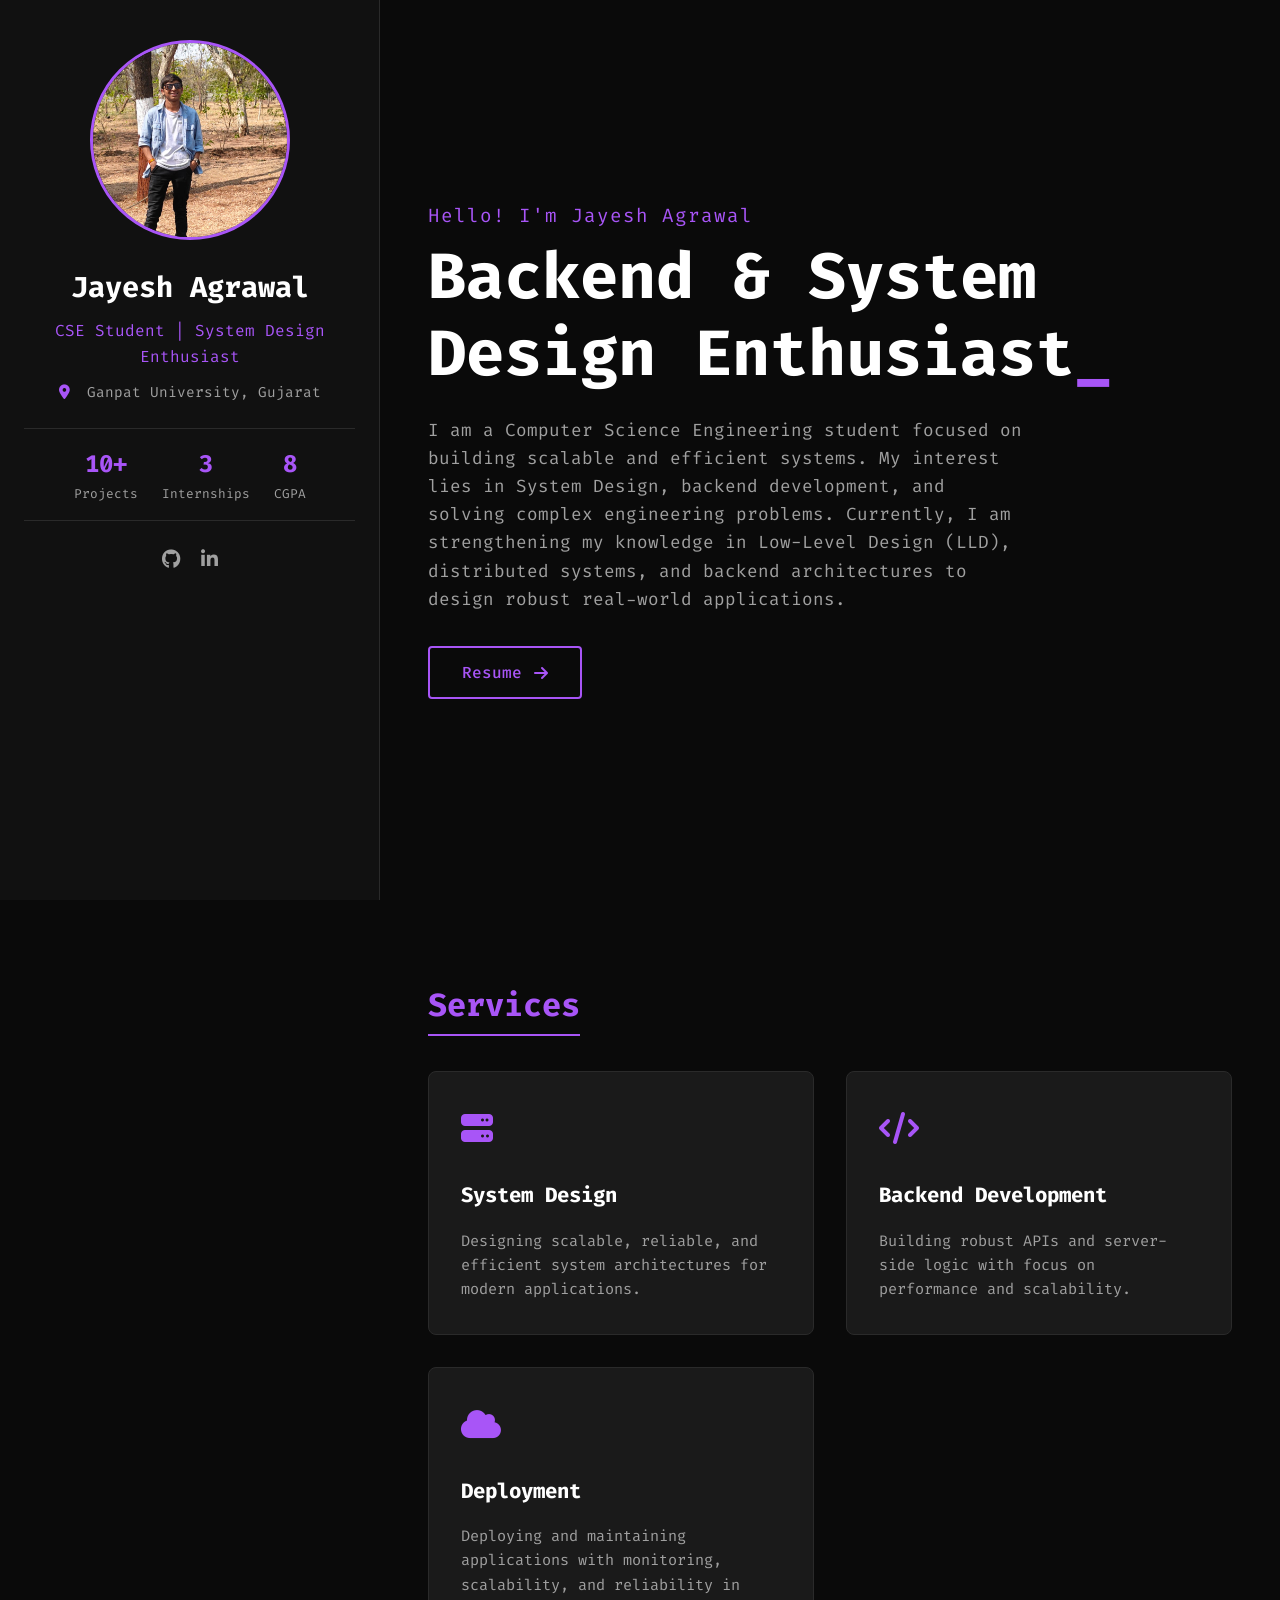
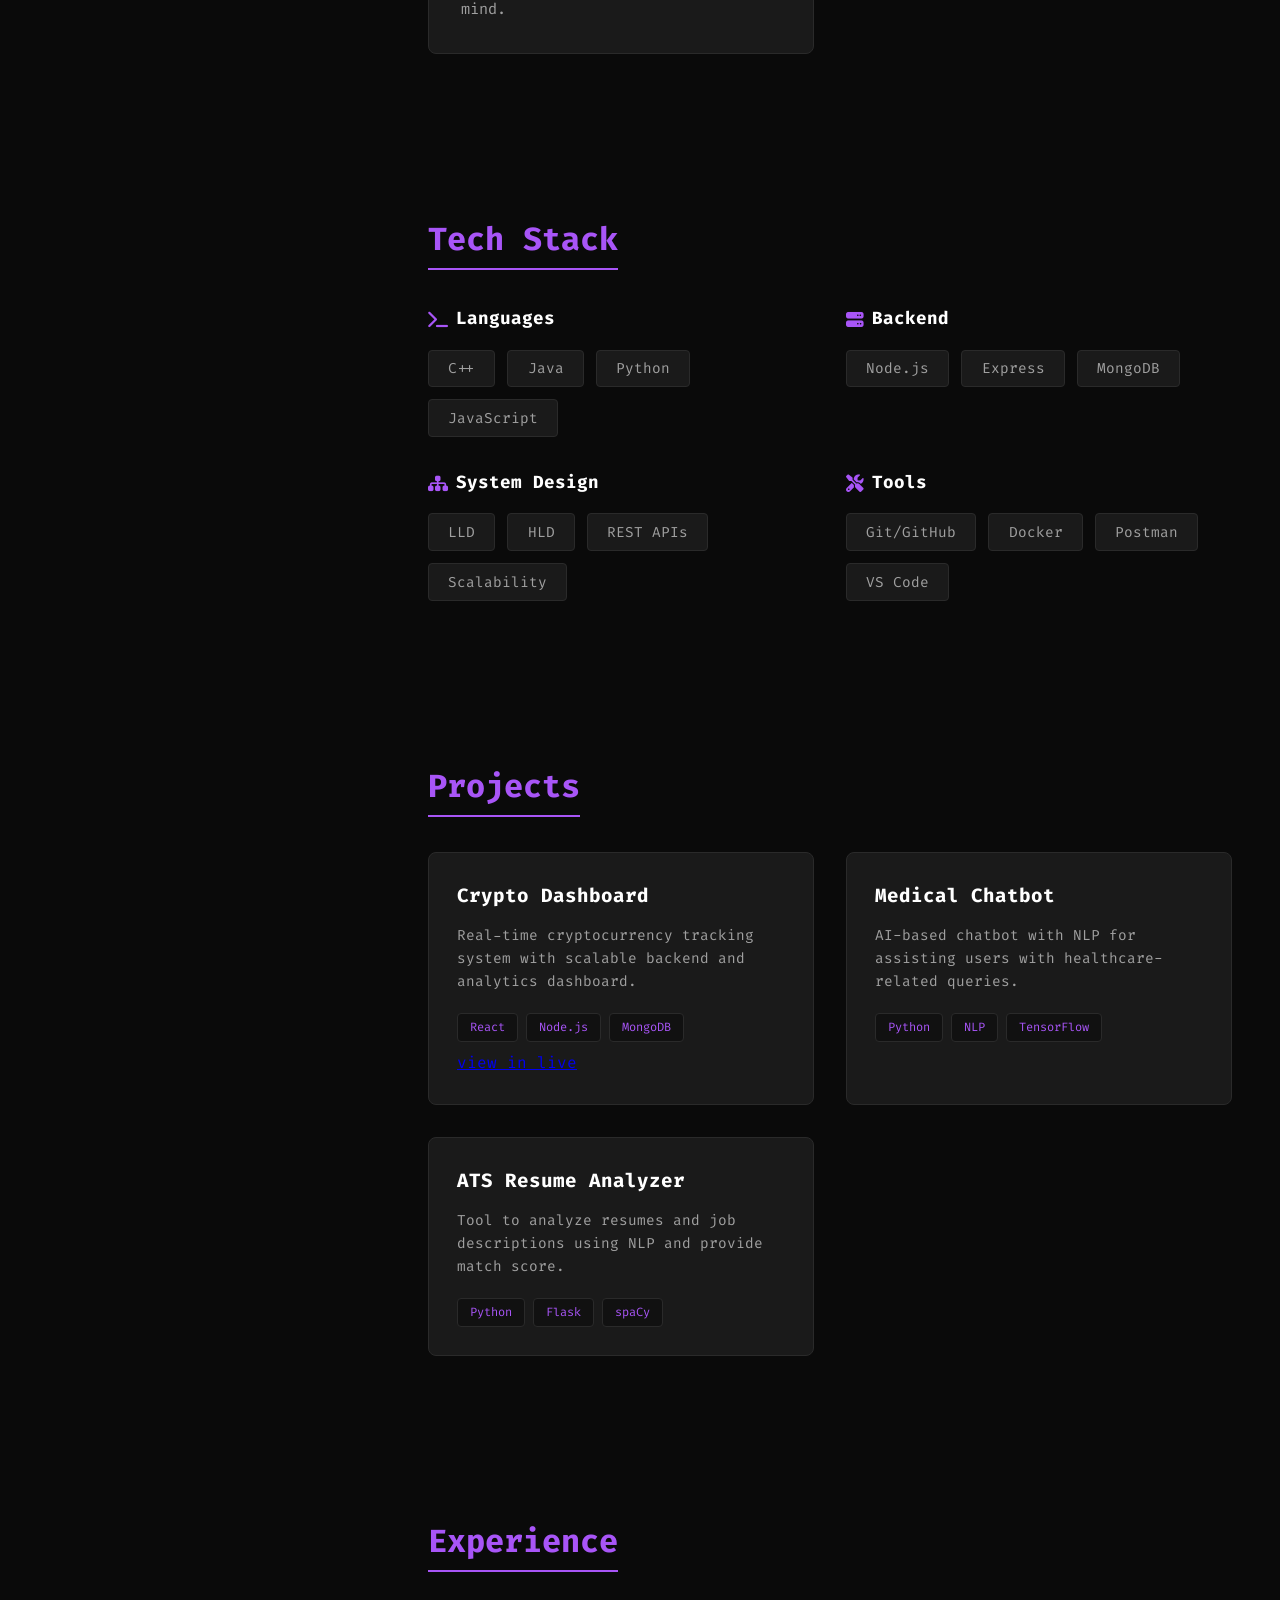
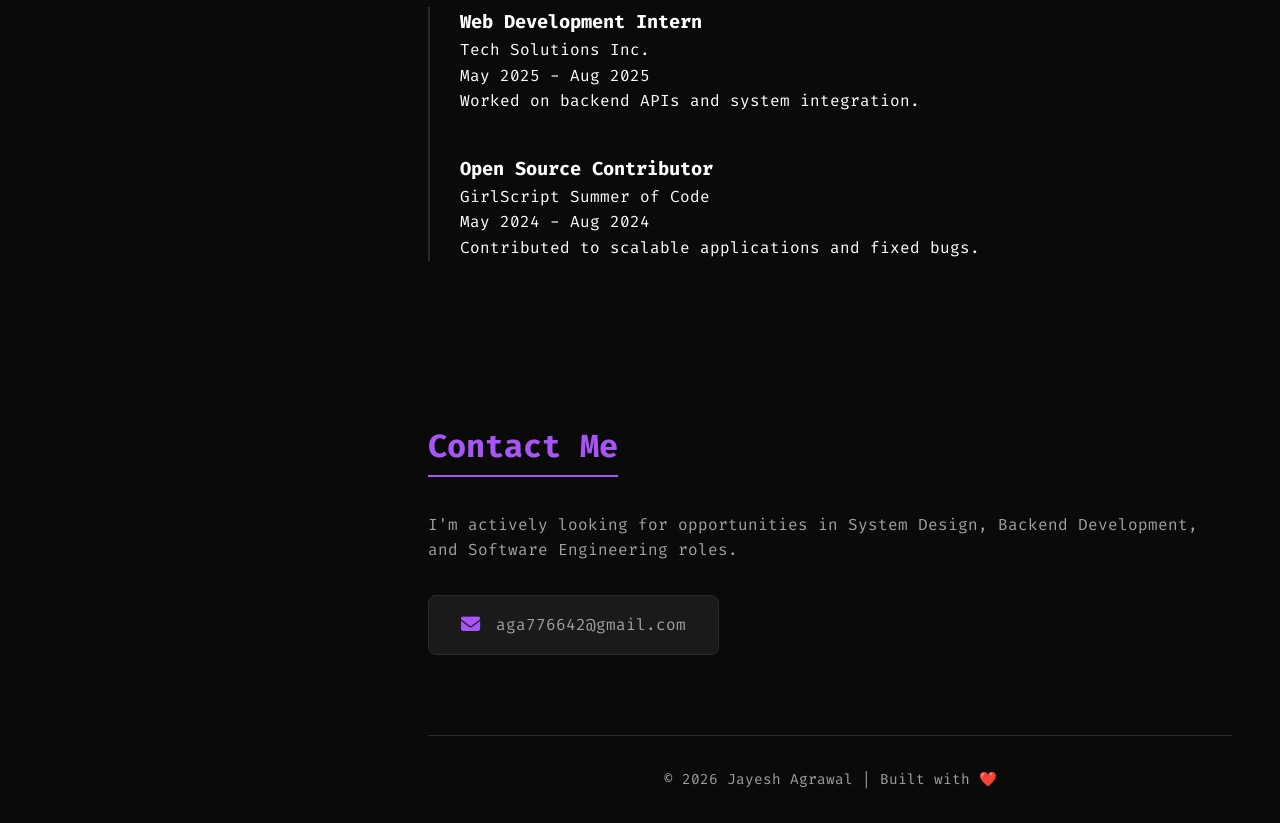
<file: index.html>
<!DOCTYPE html>
<html lang="en">
<head>
    <meta charset="UTF-8">
    <meta name="viewport" content="width=device-width, initial-scale=1.0">
    <title>Jayesh Agrawal | System Design Enthusiast</title>

    <link rel="stylesheet" href="style.css">

    <!-- Fonts -->
    <link href="https://fonts.googleapis.com/css2?family=Fira+Code:wght@400;500;600;700&display=swap" rel="stylesheet">

    <!-- Icons -->
    <link rel="stylesheet" href="https://cdnjs.cloudflare.com/ajax/libs/font-awesome/6.5.1/css/all.min.css">
</head>

<body>

<!-- Sidebar -->
<aside class="sidebar">
    <div class="profile-container">

        <div class="profile-image">
            <img src="images/pImage.jpeg" alt="profile">
        </div>

        <div class="profile-info">
            <h2 class="profile-name">Jayesh Agrawal</h2>    
            <p class="profile-title">CSE Student | System Design Enthusiast</p>
            <p class="profile-location">
                <i class="fas fa-map-marker-alt"></i> Ganpat University, Gujarat
            </p>

            <div class="profile-stats">
                <div class="stat-item">
                    <span class="stat-number">10+</span>
                    <span class="stat-label">Projects</span>
                </div>
                <div class="stat-item">
                    <span class="stat-number">3</span>
                    <span class="stat-label">Internships</span>
                </div>
                <div class="stat-item">
                    <span class="stat-number">8</span>
                    <span class="stat-label">CGPA</span>
                </div>
            </div>

            <div class="profile-social">
                <a href="https://github.com/dashboard" target="_blank">
                    <i class="fab fa-github"></i>
                </a>
                <a href="https://www.linkedin.com/in/jayesh-agrawal-59233b357" target="_blank">
                    <i class="fab fa-linkedin-in"></i>
                </a>
            </div>

        </div>
    </div>
</aside>

<!-- Main Content -->
<main class="main-content">
<div class="container">

<!-- Hero Section -->
<section class="hero">
    <p class="greeting">Hello! I'm Jayesh Agrawal</p>

    <h1 class="main-title">Backend & System Design Enthusiast</h1>

    <p class="description">
        I am a Computer Science Engineering student focused on building scalable and efficient systems. 
        My interest lies in System Design, backend development, and solving complex engineering problems.

        Currently, I am strengthening my knowledge in Low-Level Design (LLD), distributed systems, and 
        backend architectures to design robust real-world applications.
    </p>

    <a href="https://drive.google.com/file/d/1G7p1NlKL8Fr4uY3Y8cmWXA2NSmpe8AGd/view?usp=drivesdk" class="resume-btn">
        Resume <i class="fas fa-arrow-right"></i>
    </a>
</section>

<!-- Services -->
<section class="services">
    <h2 class="section-title">Services</h2>

    <div class="services-grid">

        <div class="service-card">
            <div class="service-icon">
                <i class="fas fa-server"></i>
            </div>
            <h3>System Design</h3>
            <p>Designing scalable, reliable, and efficient system architectures for modern applications.</p>
        </div>

        <div class="service-card">
            <div class="service-icon">
                <i class="fas fa-code"></i>
            </div>
            <h3>Backend Development</h3>
            <p>Building robust APIs and server-side logic with focus on performance and scalability.</p>
        </div>

        <div class="service-card">
            <div class="service-icon">
                <i class="fas fa-cloud"></i>
            </div>
            <h3>Deployment</h3>
            <p>Deploying and maintaining applications with monitoring, scalability, and reliability in mind.</p>
        </div>

    </div>
</section>

<!-- Skills -->
<section class="skills">
    <h2 class="section-title">Tech Stack</h2>

    <div class="skills-container">

        <div class="skill-category">
            <h3><i class="fas fa-terminal"></i> Languages</h3>
            <div class="skill-items">
                <span class="skill-item">C++</span>
                <span class="skill-item">Java</span>
                <span class="skill-item">Python</span>
                <span class="skill-item">JavaScript</span>
            </div>
        </div>

        <div class="skill-category">
            <h3><i class="fas fa-server"></i> Backend</h3>
            <div class="skill-items">
                <span class="skill-item">Node.js</span>
                <span class="skill-item">Express</span>
                <span class="skill-item">MongoDB</span>
            </div>
        </div>

        <div class="skill-category">
            <h3><i class="fas fa-sitemap"></i> System Design</h3>
            <div class="skill-items">
                <span class="skill-item">LLD</span>
                <span class="skill-item">HLD</span>
                <span class="skill-item">REST APIs</span>
                <span class="skill-item">Scalability</span>
            </div>
        </div>

        <div class="skill-category">
            <h3><i class="fas fa-tools"></i> Tools</h3>
            <div class="skill-items">
                <span class="skill-item">Git/GitHub</span>
                <span class="skill-item">Docker</span>
                <span class="skill-item">Postman</span>
                <span class="skill-item">VS Code</span>
            </div>
        </div>

    </div>
</section>

<!-- Projects -->
<section class="projects">
    <h2 class="section-title">Projects</h2>

    <div class="projects-grid">

        <div class="project-card">
            <h3>Crypto Dashboard</h3>
            <p>
                Real-time cryptocurrency tracking system with scalable backend and analytics dashboard.
            </p>
            <div class="project-tags">
                <span>React</span>
                <span>Node.js</span>
                <span>MongoDB</span>
                <a href="https://crypto-dashboard-alpha-plum.vercel.app/" target="_blank">view in live</a>
            </div>
        </div>

        <div class="project-card">
            <h3>Medical Chatbot</h3>
            <p>
                AI-based chatbot with NLP for assisting users with healthcare-related queries.
            </p>
            <div class="project-tags">
                <span>Python</span>
                <span>NLP</span>
                <span>TensorFlow</span>
            </div>
        </div>

        <div class="project-card">
            <h3>ATS Resume Analyzer</h3>
            <p>
                Tool to analyze resumes and job descriptions using NLP and provide match score.
            </p>
            <div class="project-tags">
                <span>Python</span>
                <span>Flask</span>
                <span>spaCy</span>
            </div>
        </div>

    </div>
</section>

<!-- Experience -->
<section class="experience">
    <h2 class="section-title">Experience</h2>

    <div class="timeline">

        <div class="timeline-item">
            <h3>Web Development Intern</h3>
            <p>Tech Solutions Inc.</p>
            <p>May 2025 - Aug 2025</p>
            <p>Worked on backend APIs and system integration.</p>
        </div>

        <div class="timeline-item">
            <h3>Open Source Contributor</h3>
            <p>GirlScript Summer of Code</p>
            <p>May 2024 - Aug 2024</p>
            <p>Contributed to scalable applications and fixed bugs.</p>
        </div>

    </div>
</section>

<!-- Contact -->
<section class="contact">
    <h2 class="section-title">Contact Me</h2>

    <p class="contact-intro">
        I'm actively looking for opportunities in System Design, Backend Development, and Software Engineering roles.
    </p>

    <div class="contact-links">

        <a href="mailto:aga776642@gmail.com" class="contact-item">
            <i class="fas fa-envelope"></i>
            <span>aga776642@gmail.com</span>
        </a>

        
        </a>
    </div>
</section>

<!-- Footer -->
<footer class="footer">
    <p>© 2026 Jayesh Agrawal | Built with ❤️</p>
</footer>

</div>
</main>

</body>
</html>
</file>
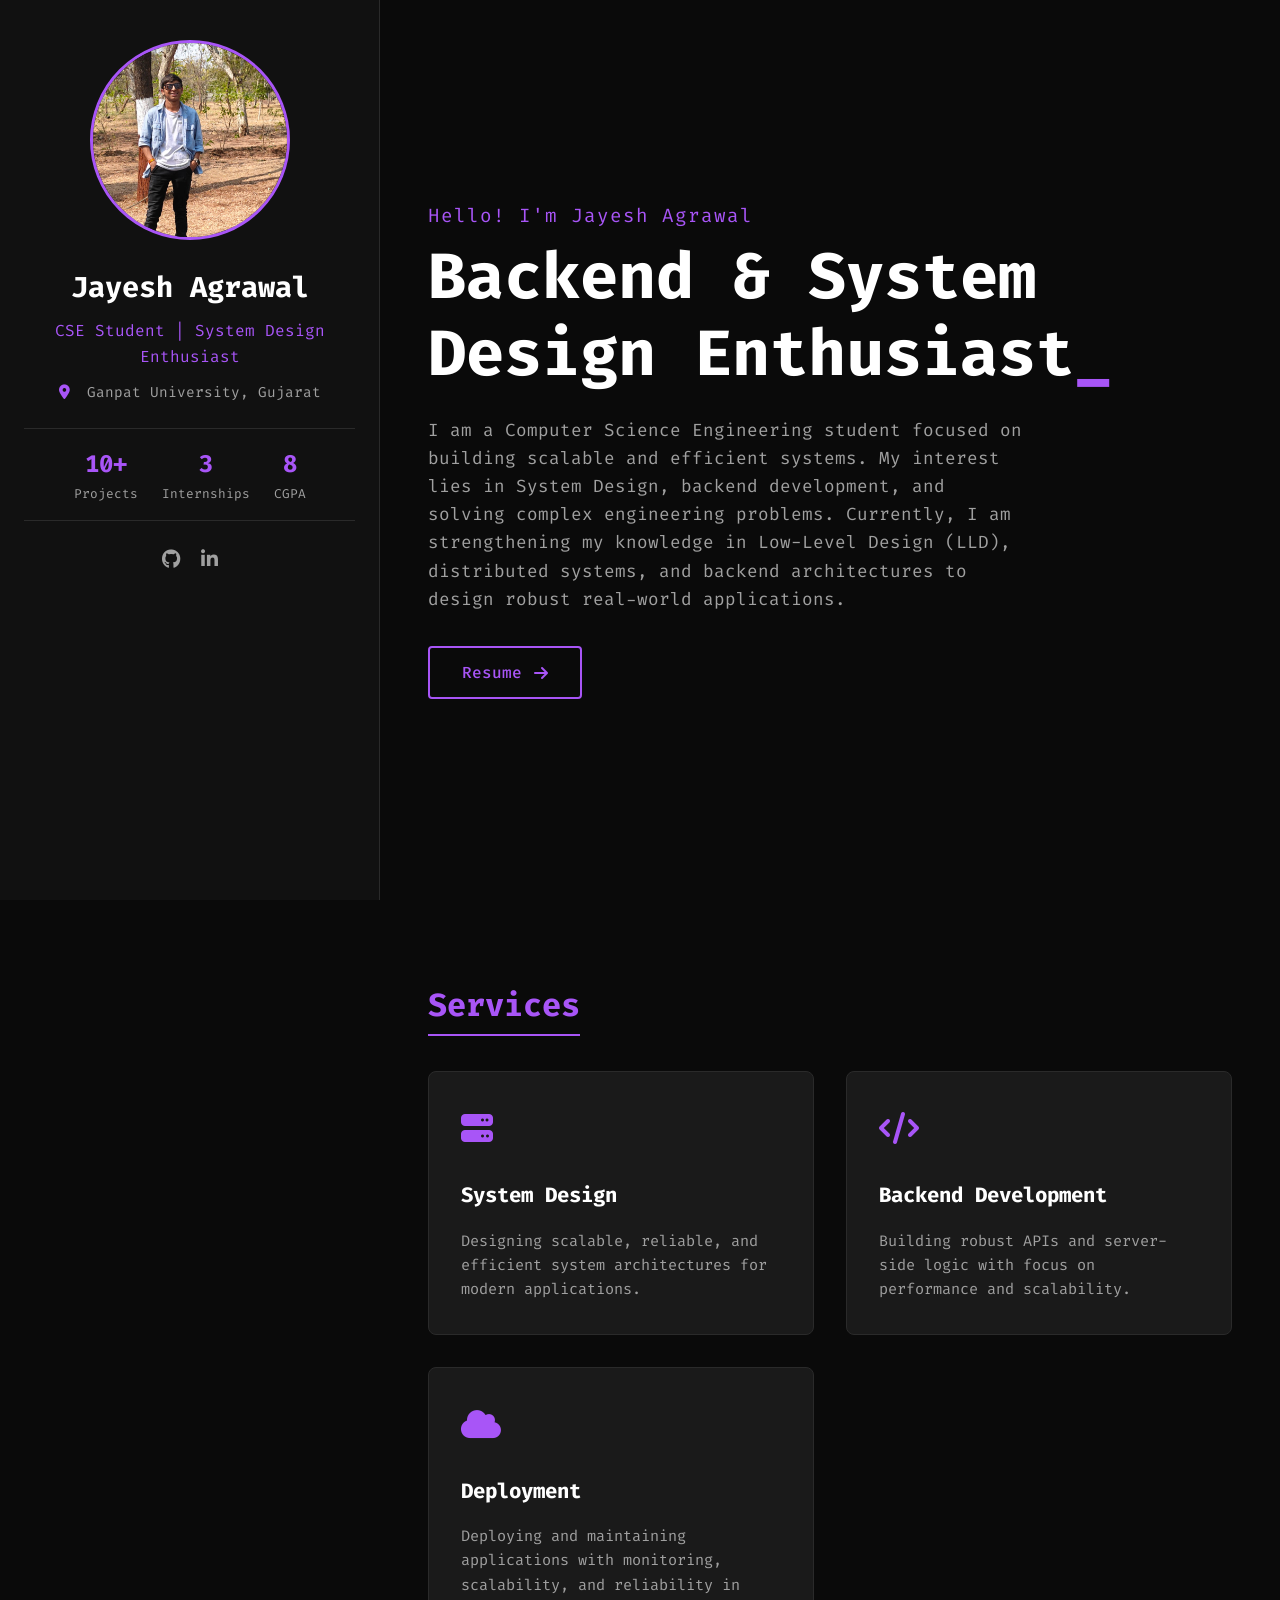
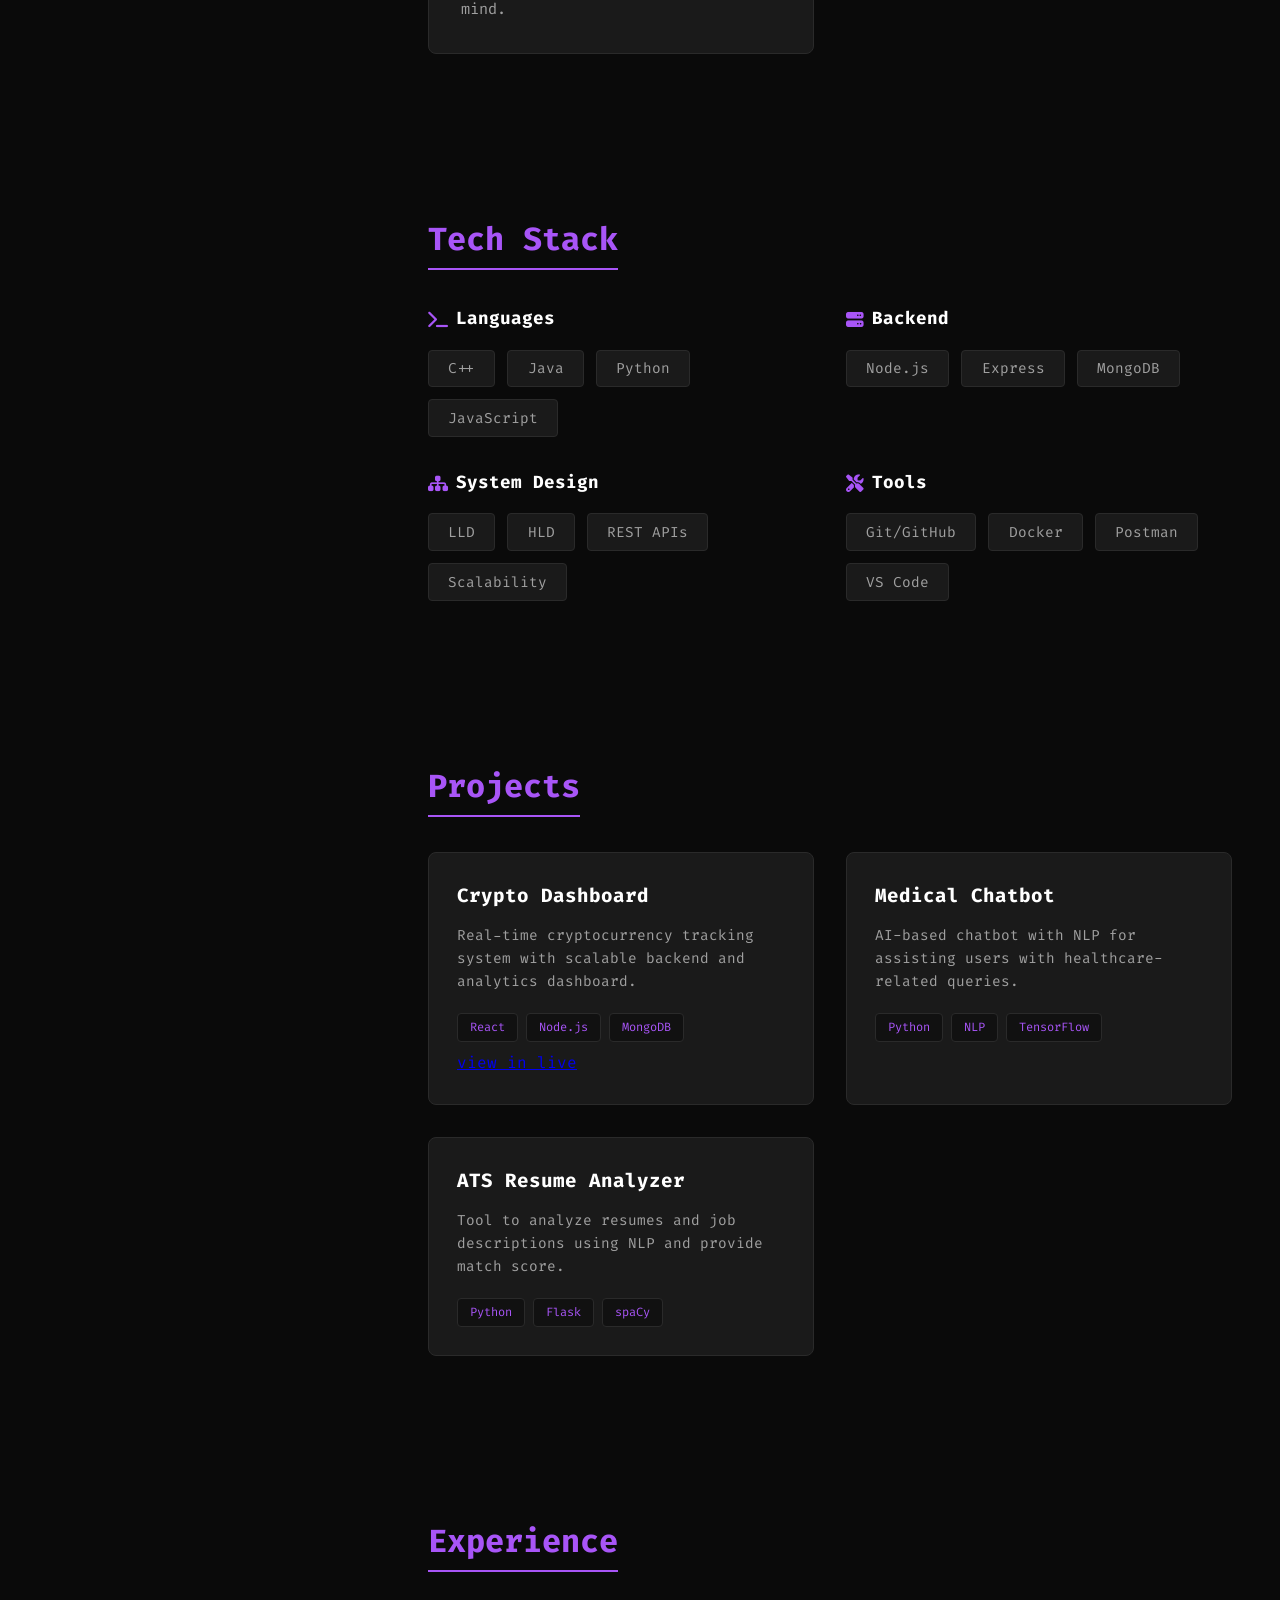
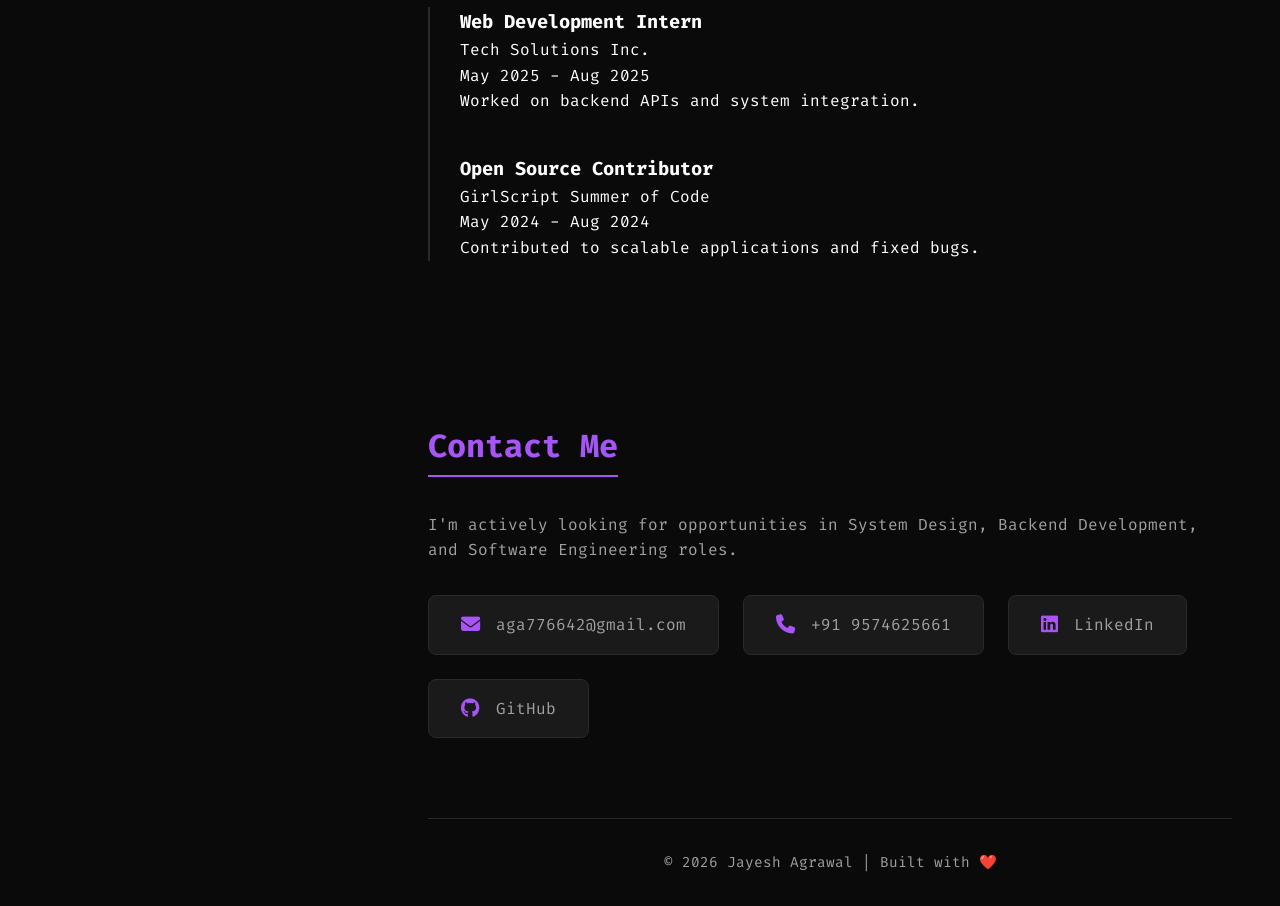
<file: PortFolio/index.html>
<!DOCTYPE html>
<html lang="en">
<head>
    <meta charset="UTF-8">
    <meta name="viewport" content="width=device-width, initial-scale=1.0">
    <title>Jayesh Agrawal | System Design Enthusiast</title>

    <link rel="stylesheet" href="style.css">

    <!-- Fonts -->
    <link href="https://fonts.googleapis.com/css2?family=Fira+Code:wght@400;500;600;700&display=swap" rel="stylesheet">

    <!-- Icons -->
    <link rel="stylesheet" href="https://cdnjs.cloudflare.com/ajax/libs/font-awesome/6.5.1/css/all.min.css">
</head>

<body>

<!-- Sidebar -->
<aside class="sidebar">
    <div class="profile-container">

        <div class="profile-image">
            <img src="images/pImage.jpeg" alt="profile">
        </div>

        <div class="profile-info">
            <h2 class="profile-name">Jayesh Agrawal</h2>    
            <p class="profile-title">CSE Student | System Design Enthusiast</p>
            <p class="profile-location">
                <i class="fas fa-map-marker-alt"></i> Ganpat University, Gujarat
            </p>

            <div class="profile-stats">
                <div class="stat-item">
                    <span class="stat-number">10+</span>
                    <span class="stat-label">Projects</span>
                </div>
                <div class="stat-item">
                    <span class="stat-number">3</span>
                    <span class="stat-label">Internships</span>
                </div>
                <div class="stat-item">
                    <span class="stat-number">8</span>
                    <span class="stat-label">CGPA</span>
                </div>
            </div>

            <div class="profile-social">
                <a href="https://github.com/yourusername" target="_blank">
                    <i class="fab fa-github"></i>
                </a>
                <a href="https://www.linkedin.com/in/jayesh-agrawal-59233b357" target="_blank">
                    <i class="fab fa-linkedin-in"></i>
                </a>
            </div>

        </div>
    </div>
</aside>

<!-- Main Content -->
<main class="main-content">
<div class="container">

<!-- Hero Section -->
<section class="hero">
    <p class="greeting">Hello! I'm Jayesh Agrawal</p>

    <h1 class="main-title">Backend & System Design Enthusiast</h1>

    <p class="description">
        I am a Computer Science Engineering student focused on building scalable and efficient systems. 
        My interest lies in System Design, backend development, and solving complex engineering problems.

        Currently, I am strengthening my knowledge in Low-Level Design (LLD), distributed systems, and 
        backend architectures to design robust real-world applications.
    </p>

    <a href="https://drive.google.com/file/d/1Hsg8nvpB4uNZb0gohSUOtMNKNr97RW5D/view?usp=drivesdk" class="resume-btn">
        Resume <i class="fas fa-arrow-right"></i>
    </a>
</section>

<!-- Services -->
<section class="services">
    <h2 class="section-title">Services</h2>

    <div class="services-grid">

        <div class="service-card">
            <div class="service-icon">
                <i class="fas fa-server"></i>
            </div>
            <h3>System Design</h3>
            <p>Designing scalable, reliable, and efficient system architectures for modern applications.</p>
        </div>

        <div class="service-card">
            <div class="service-icon">
                <i class="fas fa-code"></i>
            </div>
            <h3>Backend Development</h3>
            <p>Building robust APIs and server-side logic with focus on performance and scalability.</p>
        </div>

        <div class="service-card">
            <div class="service-icon">
                <i class="fas fa-cloud"></i>
            </div>
            <h3>Deployment</h3>
            <p>Deploying and maintaining applications with monitoring, scalability, and reliability in mind.</p>
        </div>

    </div>
</section>

<!-- Skills -->
<section class="skills">
    <h2 class="section-title">Tech Stack</h2>

    <div class="skills-container">

        <div class="skill-category">
            <h3><i class="fas fa-terminal"></i> Languages</h3>
            <div class="skill-items">
                <span class="skill-item">C++</span>
                <span class="skill-item">Java</span>
                <span class="skill-item">Python</span>
                <span class="skill-item">JavaScript</span>
            </div>
        </div>

        <div class="skill-category">
            <h3><i class="fas fa-server"></i> Backend</h3>
            <div class="skill-items">
                <span class="skill-item">Node.js</span>
                <span class="skill-item">Express</span>
                <span class="skill-item">MongoDB</span>
            </div>
        </div>

        <div class="skill-category">
            <h3><i class="fas fa-sitemap"></i> System Design</h3>
            <div class="skill-items">
                <span class="skill-item">LLD</span>
                <span class="skill-item">HLD</span>
                <span class="skill-item">REST APIs</span>
                <span class="skill-item">Scalability</span>
            </div>
        </div>

        <div class="skill-category">
            <h3><i class="fas fa-tools"></i> Tools</h3>
            <div class="skill-items">
                <span class="skill-item">Git/GitHub</span>
                <span class="skill-item">Docker</span>
                <span class="skill-item">Postman</span>
                <span class="skill-item">VS Code</span>
            </div>
        </div>

    </div>
</section>

<!-- Projects -->
<section class="projects">
    <h2 class="section-title">Projects</h2>

    <div class="projects-grid">

        <div class="project-card">
            <h3>Crypto Dashboard</h3>
            <p>
                Real-time cryptocurrency tracking system with scalable backend and analytics dashboard.
            </p>
            <div class="project-tags">
                <span>React</span>
                <span>Node.js</span>
                <span>MongoDB</span>
                <a href="https://crypto-dashboard-alpha-plum.vercel.app/" target="_blank">view in live</a>
            </div>
        </div>

        <div class="project-card">
            <h3>Medical Chatbot</h3>
            <p>
                AI-based chatbot with NLP for assisting users with healthcare-related queries.
            </p>
            <div class="project-tags">
                <span>Python</span>
                <span>NLP</span>
                <span>TensorFlow</span>
            </div>
        </div>

        <div class="project-card">
            <h3>ATS Resume Analyzer</h3>
            <p>
                Tool to analyze resumes and job descriptions using NLP and provide match score.
            </p>
            <div class="project-tags">
                <span>Python</span>
                <span>Flask</span>
                <span>spaCy</span>
            </div>
        </div>

    </div>
</section>

<!-- Experience -->
<section class="experience">
    <h2 class="section-title">Experience</h2>

    <div class="timeline">

        <div class="timeline-item">
            <h3>Web Development Intern</h3>
            <p>Tech Solutions Inc.</p>
            <p>May 2025 - Aug 2025</p>
            <p>Worked on backend APIs and system integration.</p>
        </div>

        <div class="timeline-item">
            <h3>Open Source Contributor</h3>
            <p>GirlScript Summer of Code</p>
            <p>May 2024 - Aug 2024</p>
            <p>Contributed to scalable applications and fixed bugs.</p>
        </div>

    </div>
</section>

<!-- Contact -->
<section class="contact">
    <h2 class="section-title">Contact Me</h2>

    <p class="contact-intro">
        I'm actively looking for opportunities in System Design, Backend Development, and Software Engineering roles.
    </p>

    <div class="contact-links">

        <a href="mailto:aga776642@gmail.com" class="contact-item">
            <i class="fas fa-envelope"></i>
            <span>aga776642@gmail.com</span>
        </a>

        <a href="tel:+91 9574625661" class="contact-item">
            <i class="fas fa-phone"></i>
            <span>+91 9574625661</span>
        </a>

        <a href="https://www.linkedin.com/in/jayesh-agrawal-59233b357" target="_blank" class="contact-item">
            <i class="fab fa-linkedin"></i>
            <span>LinkedIn</span>
        </a>

        <a href="https://github.com/yourusername" target="_blank" class="contact-item">
            <i class="fab fa-github"></i>
            <span>GitHub</span>
        </a>

    </div>
</section>

<!-- Footer -->
<footer class="footer">
    <p>© 2026 Jayesh Agrawal | Built with ❤️</p>
</footer>

</div>
</main>

</body>
</html>
</file>
<file: style.css>
/* ===== RESET & BASE ===== */
* {
    margin: 0;
    padding: 0;
    box-sizing: border-box;
}

:root {
    --bg-primary: #0a0a0a;
    --bg-secondary: #111111;
    --bg-card: #1a1a1a;
    --text-primary: #ffffff;
    --text-secondary: #a0a0a0;
    --accent: #a855f7;        /* Purple accent */
    --accent-dark: #9333ea;    /* Darker purple */
    --accent-glow: rgba(168, 85, 247, 0.2);  /* Purple glow */
    --border-color: #2a2a2a;
    --sidebar-width: 380px;
}

body {
    font-family: 'Fira Code', monospace;
    background-color: var(--bg-primary);
    color: var(--text-primary);
    line-height: 1.6;
    display: flex;
}

/* ===== SIDEBAR ===== */
.sidebar {
    width: var(--sidebar-width);
    height: 100vh;
    position: fixed;
    left: 0;
    top: 0;
    background: var(--bg-secondary);
    border-right: 1px solid var(--border-color);
    overflow-y: auto;
    padding: 2.5rem 1.5rem;
}

.profile-container {
    display: flex;
    flex-direction: column;
    align-items: center;
    text-align: center;
}

.profile-image {
    width: 200px;
    height: 200px;
    border-radius: 50%;
    overflow: hidden;
    border: 3px solid var(--accent);
    margin-bottom: 1.5rem;
    position: relative;
}

.profile-image::before {
    content: '';
    position: absolute;
    top: -3px;
    left: -3px;
    right: -3px;
    bottom: -3px;
    border-radius: 50%;
    background: transparent;
    border: 1px solid var(--accent);
    opacity: 0.5;
    animation: pulseRing 2s infinite;
}

@keyframes pulseRing {
    0% { transform: scale(1); opacity: 0.5; }
    50% { transform: scale(1.05); opacity: 0.2; }
    100% { transform: scale(1); opacity: 0.5; }
}

.profile-image img {
    width: 100%;
    height: 100%;
    object-fit: cover;
}

.profile-name {
    font-size: 1.8rem;
    font-weight: 700;
    color: var(--text-primary);
    margin-bottom: 0.5rem;
}

.profile-title {
    color: var(--accent);
    font-size: 1rem;
    margin-bottom: 0.75rem;
}

.profile-location {
    color: var(--text-secondary);
    font-size: 0.9rem;
    margin-bottom: 1.5rem;
}

.profile-location i {
    color: var(--accent);
    margin-right: 0.5rem;
}

.profile-stats {
    display: flex;
    justify-content: center;
    gap: 1.5rem;
    margin-bottom: 1.5rem;
    padding: 1rem 0;
    border-top: 1px solid var(--border-color);
    border-bottom: 1px solid var(--border-color);
}

.stat-item {
    display: flex;
    flex-direction: column;
}

.stat-number {
    font-size: 1.5rem;
    font-weight: 700;
    color: var(--accent);
}

.stat-label {
    font-size: 0.8rem;
    color: var(--text-secondary);
}

.profile-social {
    display: flex;
    justify-content: center;
    gap: 1.25rem;
    margin-bottom: 1.5rem;
}

.profile-social a {
    color: var(--text-secondary);
    font-size: 1.2rem;
    transition: all 0.3s ease;
}

.profile-social a:hover {
    color: var(--accent);
    transform: translateY(-3px);
}

.download-cv-btn {
    display: inline-flex;
    align-items: center;
    gap: 0.75rem;
    padding: 0.75rem 2rem;
    background: transparent;
    color: var(--accent);
    border: 2px solid var(--accent);
    border-radius: 4px;
    text-decoration: none;
    font-size: 0.95rem;
    font-weight: 500;
    transition: all 0.3s ease;
    width: 100%;
    justify-content: center;
}

.download-cv-btn:hover {
    background: var(--accent);
    color: var(--bg-primary);
    transform: translateY(-2px);
    box-shadow: 0 4px 12px var(--accent-glow);
}

/* ===== MAIN CONTENT ===== */
.main-content {
    margin-left: var(--sidebar-width);
    flex: 1;
    min-height: 100vh;
}

.container {
    max-width: 1000px;
    margin: 0 auto;
    padding: 0 3rem;
}

/* ===== TYPOGRAPHY ===== */
.greeting {
    color: var(--accent);
    font-size: 1.2rem;
    margin-bottom: 0.5rem;
    letter-spacing: 1px;
}

.main-title {
    font-size: 4rem;
    font-weight: 700;
    color: var(--text-primary);
    margin-bottom: 1.5rem;
    line-height: 1.2;
    position: relative;
}

.main-title::after {
    content: '_';
    color: var(--accent);
    animation: blink 1s infinite;
}

@keyframes blink {
    0%, 50% { opacity: 1; }
    51%, 100% { opacity: 0; }
}

.description {
    color: var(--text-secondary);
    font-size: 1.1rem;
    max-width: 600px;
    margin-bottom: 2rem;
}

.section-title {
    font-size: 2rem;
    color: var(--accent);
    margin-bottom: 2.5rem;
    position: relative;
    display: inline-block;
}

.section-title::after {
    content: '';
    position: absolute;
    bottom: -5px;
    left: 0;
    width: 100%;
    height: 2px;
    background: var(--accent);
}

/* ===== HERO SECTION ===== */
.hero {
    min-height: 100vh;
    display: flex;
    flex-direction: column;
    justify-content: center;
    padding: 4rem 0;
}

.resume-btn {
    display: inline-flex;
    align-items: center;
    gap: 0.75rem;
    padding: 0.75rem 2rem;
    background: transparent;
    color: var(--accent);
    border: 2px solid var(--accent);
    border-radius: 4px;
    text-decoration: none;
    font-size: 1rem;
    font-weight: 500;
    transition: all 0.3s ease;
    width: fit-content;
}

.resume-btn:hover {
    background: var(--accent);
    color: var(--bg-primary);
    transform: translateY(-2px);
    box-shadow: 0 4px 12px var(--accent-glow);
}

.resume-btn i {
    transition: transform 0.3s ease;
}

.resume-btn:hover i {
    transform: translateX(5px);
}

/* ===== SERVICES SECTION ===== */
.services {
    padding: 5rem 0;
}

.services-grid {
    display: grid;
    grid-template-columns: repeat(auto-fit, minmax(280px, 1fr));
    gap: 2rem;
}

.service-card {
    background: var(--bg-card);
    padding: 2rem;
    border-radius: 8px;
    border: 1px solid var(--border-color);
    transition: all 0.3s ease;
}

.service-card:hover {
    transform: translateY(-5px);
    border-color: var(--accent);
    box-shadow: 0 8px 20px var(--accent-glow);
}

.service-icon {
    font-size: 2rem;
    color: var(--accent);
    margin-bottom: 1.5rem;
}

.service-card h3 {
    font-size: 1.3rem;
    color: var(--text-primary);
    margin-bottom: 1rem;
}

.service-card p {
    color: var(--text-secondary);
    font-size: 0.95rem;
    line-height: 1.6;
}

/* ===== SKILLS SECTION ===== */
.skills {
    padding: 5rem 0;
}

.skills-container {
    display: grid;
    grid-template-columns: repeat(auto-fit, minmax(250px, 1fr));
    gap: 2rem;
}

.skill-category h3 {
    color: var(--text-primary);
    font-size: 1.1rem;
    margin-bottom: 1rem;
    display: flex;
    align-items: center;
    gap: 0.5rem;
}

.skill-category h3 i {
    color: var(--accent);
}

.skill-items {
    display: flex;
    flex-wrap: wrap;
    gap: 0.75rem;
}

.skill-item {
    padding: 0.4rem 1.2rem;
    background: var(--bg-card);
    border: 1px solid var(--border-color);
    border-radius: 4px;
    color: var(--text-secondary);
    font-size: 0.9rem;
    transition: all 0.2s ease;
}

.skill-item:hover {
    border-color: var(--accent);
    color: var(--accent);
    transform: translateY(-2px);
}

/* ===== PROJECTS SECTION ===== */
.projects {
    padding: 5rem 0;
}

.projects-grid {
    display: grid;
    grid-template-columns: repeat(auto-fit, minmax(300px, 1fr));
    gap: 2rem;
}

.project-card {
    background: var(--bg-card);
    padding: 1.75rem;
    border-radius: 8px;
    border: 1px solid var(--border-color);
    transition: all 0.3s ease;
}

.project-card:hover {
    transform: translateY(-5px);
    border-color: var(--accent);
    box-shadow: 0 8px 20px var(--accent-glow);
}

.project-header {
    display: flex;
    justify-content: space-between;
    align-items: center;
    margin-bottom: 1.25rem;
}

.project-header i {
    color: var(--accent);
    font-size: 1.25rem;
}

.project-links {
    display: flex;
    gap: 1rem;
}

.project-links a {
    color: var(--text-secondary);
    font-size: 1rem;
    transition: color 0.3s ease;
}

.project-links a:hover {
    color: var(--accent);
}

.project-card h3 {
    color: var(--text-primary);
    margin-bottom: 0.75rem;
    font-size: 1.2rem;
}

.project-card p {
    color: var(--text-secondary);
    margin-bottom: 1.25rem;
    font-size: 0.9rem;
}

.project-tags {
    display: flex;
    flex-wrap: wrap;
    gap: 0.5rem;
}

.project-tags span {
    padding: 0.25rem 0.75rem;
    background: var(--bg-secondary);
    border-radius: 4px;
    color: var(--accent);
    font-size: 0.75rem;
    border: 1px solid var(--border-color);
}

/* ===== EXPERIENCE SECTION ===== */
.experience {
    padding: 5rem 0;
}

.timeline {
    position: relative;
    padding-left: 2rem;
}

.timeline::before {
    content: '';
    position: absolute;
    left: 0;
    top: 0;
    width: 2px;
    height: 100%;
    background: var(--border-color);
}

.timeline-item {
    position: relative;
    padding-bottom: 2.5rem;
}

.timeline-item:last-child {
    padding-bottom: 0;
}

.timeline-dot {
    position: absolute;
    left: -2rem;
    top: 0;
    width: 12px;
    height: 12px;
    border-radius: 50%;
    background: var(--accent);
    border: 2px solid var(--bg-primary);
    transform: translateX(-5px);
}

.timeline-content h3 {
    color: var(--text-primary);
    font-size: 1.2rem;
    margin-bottom: 0.25rem;
}

.timeline-company {
    color: var(--accent);
    font-size: 0.95rem;
    margin-bottom: 0.25rem;
}

.timeline-date {
    color: var(--text-secondary);
    font-size: 0.85rem;
    margin-bottom: 0.5rem;
}

.timeline-desc {
    color: var(--text-secondary);
    font-size: 0.95rem;
}

/* ===== CONTACT SECTION ===== */
.contact {
    padding: 5rem 0;
}

.contact-intro {
    color: var(--text-secondary);
    margin-bottom: 2rem;
    font-size: 1rem;
}

.contact-links {
    display: flex;
    flex-wrap: wrap;
    gap: 1.5rem;
}

.contact-item {
    display: flex;
    align-items: center;
    gap: 1rem;
    padding: 1rem 2rem;
    background: var(--bg-card);
    border: 1px solid var(--border-color);
    border-radius: 8px;
    text-decoration: none;
    color: var(--text-secondary);
    transition: all 0.3s ease;
}

.contact-item:hover {
    border-color: var(--accent);
    color: var(--accent);
    transform: translateY(-2px);
}

.contact-item i {
    font-size: 1.2rem;
    color: var(--accent);
}

/* ===== FOOTER ===== */
.footer {
    padding: 2rem 0;
    border-top: 1px solid var(--border-color);
    text-align: center;
    color: var(--text-secondary);
    font-size: 0.9rem;
}

.footer i {
    color: var(--accent);
}

/* ===== ANIMATIONS ===== */
@keyframes fadeInUp {
    from {
        opacity: 0;
        transform: translateY(30px);
    }
    to {
        opacity: 1;
        transform: translateY(0);
    }
}

.hero .greeting {
    animation: fadeInUp 0.6s ease-out;
}

.hero .main-title {
    animation: fadeInUp 0.6s ease-out 0.15s both;
}

.hero .description {
    animation: fadeInUp 0.6s ease-out 0.3s both;
}

.hero .resume-btn {
    animation: fadeInUp 0.6s ease-out 0.45s both;
}

/* ===== SCROLLBAR STYLING ===== */
::-webkit-scrollbar {
    width: 8px;
}

::-webkit-scrollbar-track {
    background: var(--bg-primary);
}

::-webkit-scrollbar-thumb {
    background: var(--border-color);
    border-radius: 4px;
}

::-webkit-scrollbar-thumb:hover {
    background: var(--accent);
}

/* ===== RESPONSIVE ===== */
@media (max-width: 1024px) {
    :root {
        --sidebar-width: 320px;
    }
    
    .container {
        padding: 0 2rem;
    }
    
    .main-title {
        font-size: 3rem;
    }
}

@media (max-width: 900px) {
    body {
        flex-direction: column;
    }
    
    .sidebar {
        position: relative;
        width: 100%;
        height: auto;
        border-right: none;
        border-bottom: 1px solid var(--border-color);
        padding: 2rem 1.5rem;
    }
    
    .main-content {
        margin-left: 0;
    }
    
    .profile-image {
        width: 150px;
        height: 150px;
    }
    
    .hero {
        min-height: auto;
        padding: 3rem 0;
    }
}

@media (max-width: 600px) {
    .container {
        padding: 0 1.5rem;
    }
    
    .main-title {
        font-size: 2.5rem;
    }
    
    .section-title {
        font-size: 1.8rem;
    }
    
    .services-grid,
    .projects-grid,
    .skills-container {
        grid-template-columns: 1fr;
    }
    
    .contact-links {
        flex-direction: column;
    }
    
    .contact-item {
        width: 100%;
    }
    
    .profile-stats {
        gap: 1rem;
    }
    
    .stat-number {
        font-size: 1.2rem;
    }
}

@media (max-width: 480px) {
    .main-title {
        font-size: 2rem;
    }
    
    .greeting {
        font-size: 1rem;
    }
}
</file>
<file: PortFolio/style.css>
/* ===== RESET & BASE ===== */
* {
    margin: 0;
    padding: 0;
    box-sizing: border-box;
}

:root {
    --bg-primary: #0a0a0a;
    --bg-secondary: #111111;
    --bg-card: #1a1a1a;
    --text-primary: #ffffff;
    --text-secondary: #a0a0a0;
    --accent: #a855f7;        /* Purple accent */
    --accent-dark: #9333ea;    /* Darker purple */
    --accent-glow: rgba(168, 85, 247, 0.2);  /* Purple glow */
    --border-color: #2a2a2a;
    --sidebar-width: 380px;
}

body {
    font-family: 'Fira Code', monospace;
    background-color: var(--bg-primary);
    color: var(--text-primary);
    line-height: 1.6;
    display: flex;
}

/* ===== SIDEBAR ===== */
.sidebar {
    width: var(--sidebar-width);
    height: 100vh;
    position: fixed;
    left: 0;
    top: 0;
    background: var(--bg-secondary);
    border-right: 1px solid var(--border-color);
    overflow-y: auto;
    padding: 2.5rem 1.5rem;
}

.profile-container {
    display: flex;
    flex-direction: column;
    align-items: center;
    text-align: center;
}

.profile-image {
    width: 200px;
    height: 200px;
    border-radius: 50%;
    overflow: hidden;
    border: 3px solid var(--accent);
    margin-bottom: 1.5rem;
    position: relative;
}

.profile-image::before {
    content: '';
    position: absolute;
    top: -3px;
    left: -3px;
    right: -3px;
    bottom: -3px;
    border-radius: 50%;
    background: transparent;
    border: 1px solid var(--accent);
    opacity: 0.5;
    animation: pulseRing 2s infinite;
}

@keyframes pulseRing {
    0% { transform: scale(1); opacity: 0.5; }
    50% { transform: scale(1.05); opacity: 0.2; }
    100% { transform: scale(1); opacity: 0.5; }
}

.profile-image img {
    width: 100%;
    height: 100%;
    object-fit: cover;
}

.profile-name {
    font-size: 1.8rem;
    font-weight: 700;
    color: var(--text-primary);
    margin-bottom: 0.5rem;
}

.profile-title {
    color: var(--accent);
    font-size: 1rem;
    margin-bottom: 0.75rem;
}

.profile-location {
    color: var(--text-secondary);
    font-size: 0.9rem;
    margin-bottom: 1.5rem;
}

.profile-location i {
    color: var(--accent);
    margin-right: 0.5rem;
}

.profile-stats {
    display: flex;
    justify-content: center;
    gap: 1.5rem;
    margin-bottom: 1.5rem;
    padding: 1rem 0;
    border-top: 1px solid var(--border-color);
    border-bottom: 1px solid var(--border-color);
}

.stat-item {
    display: flex;
    flex-direction: column;
}

.stat-number {
    font-size: 1.5rem;
    font-weight: 700;
    color: var(--accent);
}

.stat-label {
    font-size: 0.8rem;
    color: var(--text-secondary);
}

.profile-social {
    display: flex;
    justify-content: center;
    gap: 1.25rem;
    margin-bottom: 1.5rem;
}

.profile-social a {
    color: var(--text-secondary);
    font-size: 1.2rem;
    transition: all 0.3s ease;
}

.profile-social a:hover {
    color: var(--accent);
    transform: translateY(-3px);
}

.download-cv-btn {
    display: inline-flex;
    align-items: center;
    gap: 0.75rem;
    padding: 0.75rem 2rem;
    background: transparent;
    color: var(--accent);
    border: 2px solid var(--accent);
    border-radius: 4px;
    text-decoration: none;
    font-size: 0.95rem;
    font-weight: 500;
    transition: all 0.3s ease;
    width: 100%;
    justify-content: center;
}

.download-cv-btn:hover {
    background: var(--accent);
    color: var(--bg-primary);
    transform: translateY(-2px);
    box-shadow: 0 4px 12px var(--accent-glow);
}

/* ===== MAIN CONTENT ===== */
.main-content {
    margin-left: var(--sidebar-width);
    flex: 1;
    min-height: 100vh;
}

.container {
    max-width: 1000px;
    margin: 0 auto;
    padding: 0 3rem;
}

/* ===== TYPOGRAPHY ===== */
.greeting {
    color: var(--accent);
    font-size: 1.2rem;
    margin-bottom: 0.5rem;
    letter-spacing: 1px;
}

.main-title {
    font-size: 4rem;
    font-weight: 700;
    color: var(--text-primary);
    margin-bottom: 1.5rem;
    line-height: 1.2;
    position: relative;
}

.main-title::after {
    content: '_';
    color: var(--accent);
    animation: blink 1s infinite;
}

@keyframes blink {
    0%, 50% { opacity: 1; }
    51%, 100% { opacity: 0; }
}

.description {
    color: var(--text-secondary);
    font-size: 1.1rem;
    max-width: 600px;
    margin-bottom: 2rem;
}

.section-title {
    font-size: 2rem;
    color: var(--accent);
    margin-bottom: 2.5rem;
    position: relative;
    display: inline-block;
}

.section-title::after {
    content: '';
    position: absolute;
    bottom: -5px;
    left: 0;
    width: 100%;
    height: 2px;
    background: var(--accent);
}

/* ===== HERO SECTION ===== */
.hero {
    min-height: 100vh;
    display: flex;
    flex-direction: column;
    justify-content: center;
    padding: 4rem 0;
}

.resume-btn {
    display: inline-flex;
    align-items: center;
    gap: 0.75rem;
    padding: 0.75rem 2rem;
    background: transparent;
    color: var(--accent);
    border: 2px solid var(--accent);
    border-radius: 4px;
    text-decoration: none;
    font-size: 1rem;
    font-weight: 500;
    transition: all 0.3s ease;
    width: fit-content;
}

.resume-btn:hover {
    background: var(--accent);
    color: var(--bg-primary);
    transform: translateY(-2px);
    box-shadow: 0 4px 12px var(--accent-glow);
}

.resume-btn i {
    transition: transform 0.3s ease;
}

.resume-btn:hover i {
    transform: translateX(5px);
}

/* ===== SERVICES SECTION ===== */
.services {
    padding: 5rem 0;
}

.services-grid {
    display: grid;
    grid-template-columns: repeat(auto-fit, minmax(280px, 1fr));
    gap: 2rem;
}

.service-card {
    background: var(--bg-card);
    padding: 2rem;
    border-radius: 8px;
    border: 1px solid var(--border-color);
    transition: all 0.3s ease;
}

.service-card:hover {
    transform: translateY(-5px);
    border-color: var(--accent);
    box-shadow: 0 8px 20px var(--accent-glow);
}

.service-icon {
    font-size: 2rem;
    color: var(--accent);
    margin-bottom: 1.5rem;
}

.service-card h3 {
    font-size: 1.3rem;
    color: var(--text-primary);
    margin-bottom: 1rem;
}

.service-card p {
    color: var(--text-secondary);
    font-size: 0.95rem;
    line-height: 1.6;
}

/* ===== SKILLS SECTION ===== */
.skills {
    padding: 5rem 0;
}

.skills-container {
    display: grid;
    grid-template-columns: repeat(auto-fit, minmax(250px, 1fr));
    gap: 2rem;
}

.skill-category h3 {
    color: var(--text-primary);
    font-size: 1.1rem;
    margin-bottom: 1rem;
    display: flex;
    align-items: center;
    gap: 0.5rem;
}

.skill-category h3 i {
    color: var(--accent);
}

.skill-items {
    display: flex;
    flex-wrap: wrap;
    gap: 0.75rem;
}

.skill-item {
    padding: 0.4rem 1.2rem;
    background: var(--bg-card);
    border: 1px solid var(--border-color);
    border-radius: 4px;
    color: var(--text-secondary);
    font-size: 0.9rem;
    transition: all 0.2s ease;
}

.skill-item:hover {
    border-color: var(--accent);
    color: var(--accent);
    transform: translateY(-2px);
}

/* ===== PROJECTS SECTION ===== */
.projects {
    padding: 5rem 0;
}

.projects-grid {
    display: grid;
    grid-template-columns: repeat(auto-fit, minmax(300px, 1fr));
    gap: 2rem;
}

.project-card {
    background: var(--bg-card);
    padding: 1.75rem;
    border-radius: 8px;
    border: 1px solid var(--border-color);
    transition: all 0.3s ease;
}

.project-card:hover {
    transform: translateY(-5px);
    border-color: var(--accent);
    box-shadow: 0 8px 20px var(--accent-glow);
}

.project-header {
    display: flex;
    justify-content: space-between;
    align-items: center;
    margin-bottom: 1.25rem;
}

.project-header i {
    color: var(--accent);
    font-size: 1.25rem;
}

.project-links {
    display: flex;
    gap: 1rem;
}

.project-links a {
    color: var(--text-secondary);
    font-size: 1rem;
    transition: color 0.3s ease;
}

.project-links a:hover {
    color: var(--accent);
}

.project-card h3 {
    color: var(--text-primary);
    margin-bottom: 0.75rem;
    font-size: 1.2rem;
}

.project-card p {
    color: var(--text-secondary);
    margin-bottom: 1.25rem;
    font-size: 0.9rem;
}

.project-tags {
    display: flex;
    flex-wrap: wrap;
    gap: 0.5rem;
}

.project-tags span {
    padding: 0.25rem 0.75rem;
    background: var(--bg-secondary);
    border-radius: 4px;
    color: var(--accent);
    font-size: 0.75rem;
    border: 1px solid var(--border-color);
}

/* ===== EXPERIENCE SECTION ===== */
.experience {
    padding: 5rem 0;
}

.timeline {
    position: relative;
    padding-left: 2rem;
}

.timeline::before {
    content: '';
    position: absolute;
    left: 0;
    top: 0;
    width: 2px;
    height: 100%;
    background: var(--border-color);
}

.timeline-item {
    position: relative;
    padding-bottom: 2.5rem;
}

.timeline-item:last-child {
    padding-bottom: 0;
}

.timeline-dot {
    position: absolute;
    left: -2rem;
    top: 0;
    width: 12px;
    height: 12px;
    border-radius: 50%;
    background: var(--accent);
    border: 2px solid var(--bg-primary);
    transform: translateX(-5px);
}

.timeline-content h3 {
    color: var(--text-primary);
    font-size: 1.2rem;
    margin-bottom: 0.25rem;
}

.timeline-company {
    color: var(--accent);
    font-size: 0.95rem;
    margin-bottom: 0.25rem;
}

.timeline-date {
    color: var(--text-secondary);
    font-size: 0.85rem;
    margin-bottom: 0.5rem;
}

.timeline-desc {
    color: var(--text-secondary);
    font-size: 0.95rem;
}

/* ===== CONTACT SECTION ===== */
.contact {
    padding: 5rem 0;
}

.contact-intro {
    color: var(--text-secondary);
    margin-bottom: 2rem;
    font-size: 1rem;
}

.contact-links {
    display: flex;
    flex-wrap: wrap;
    gap: 1.5rem;
}

.contact-item {
    display: flex;
    align-items: center;
    gap: 1rem;
    padding: 1rem 2rem;
    background: var(--bg-card);
    border: 1px solid var(--border-color);
    border-radius: 8px;
    text-decoration: none;
    color: var(--text-secondary);
    transition: all 0.3s ease;
}

.contact-item:hover {
    border-color: var(--accent);
    color: var(--accent);
    transform: translateY(-2px);
}

.contact-item i {
    font-size: 1.2rem;
    color: var(--accent);
}

/* ===== FOOTER ===== */
.footer {
    padding: 2rem 0;
    border-top: 1px solid var(--border-color);
    text-align: center;
    color: var(--text-secondary);
    font-size: 0.9rem;
}

.footer i {
    color: var(--accent);
}

/* ===== ANIMATIONS ===== */
@keyframes fadeInUp {
    from {
        opacity: 0;
        transform: translateY(30px);
    }
    to {
        opacity: 1;
        transform: translateY(0);
    }
}

.hero .greeting {
    animation: fadeInUp 0.6s ease-out;
}

.hero .main-title {
    animation: fadeInUp 0.6s ease-out 0.15s both;
}

.hero .description {
    animation: fadeInUp 0.6s ease-out 0.3s both;
}

.hero .resume-btn {
    animation: fadeInUp 0.6s ease-out 0.45s both;
}

/* ===== SCROLLBAR STYLING ===== */
::-webkit-scrollbar {
    width: 8px;
}

::-webkit-scrollbar-track {
    background: var(--bg-primary);
}

::-webkit-scrollbar-thumb {
    background: var(--border-color);
    border-radius: 4px;
}

::-webkit-scrollbar-thumb:hover {
    background: var(--accent);
}

/* ===== RESPONSIVE ===== */
@media (max-width: 1024px) {
    :root {
        --sidebar-width: 320px;
    }
    
    .container {
        padding: 0 2rem;
    }
    
    .main-title {
        font-size: 3rem;
    }
}

@media (max-width: 900px) {
    body {
        flex-direction: column;
    }
    
    .sidebar {
        position: relative;
        width: 100%;
        height: auto;
        border-right: none;
        border-bottom: 1px solid var(--border-color);
        padding: 2rem 1.5rem;
    }
    
    .main-content {
        margin-left: 0;
    }
    
    .profile-image {
        width: 150px;
        height: 150px;
    }
    
    .hero {
        min-height: auto;
        padding: 3rem 0;
    }
}

@media (max-width: 600px) {
    .container {
        padding: 0 1.5rem;
    }
    
    .main-title {
        font-size: 2.5rem;
    }
    
    .section-title {
        font-size: 1.8rem;
    }
    
    .services-grid,
    .projects-grid,
    .skills-container {
        grid-template-columns: 1fr;
    }
    
    .contact-links {
        flex-direction: column;
    }
    
    .contact-item {
        width: 100%;
    }
    
    .profile-stats {
        gap: 1rem;
    }
    
    .stat-number {
        font-size: 1.2rem;
    }
}

@media (max-width: 480px) {
    .main-title {
        font-size: 2rem;
    }
    
    .greeting {
        font-size: 1rem;
    }
}
</file>
